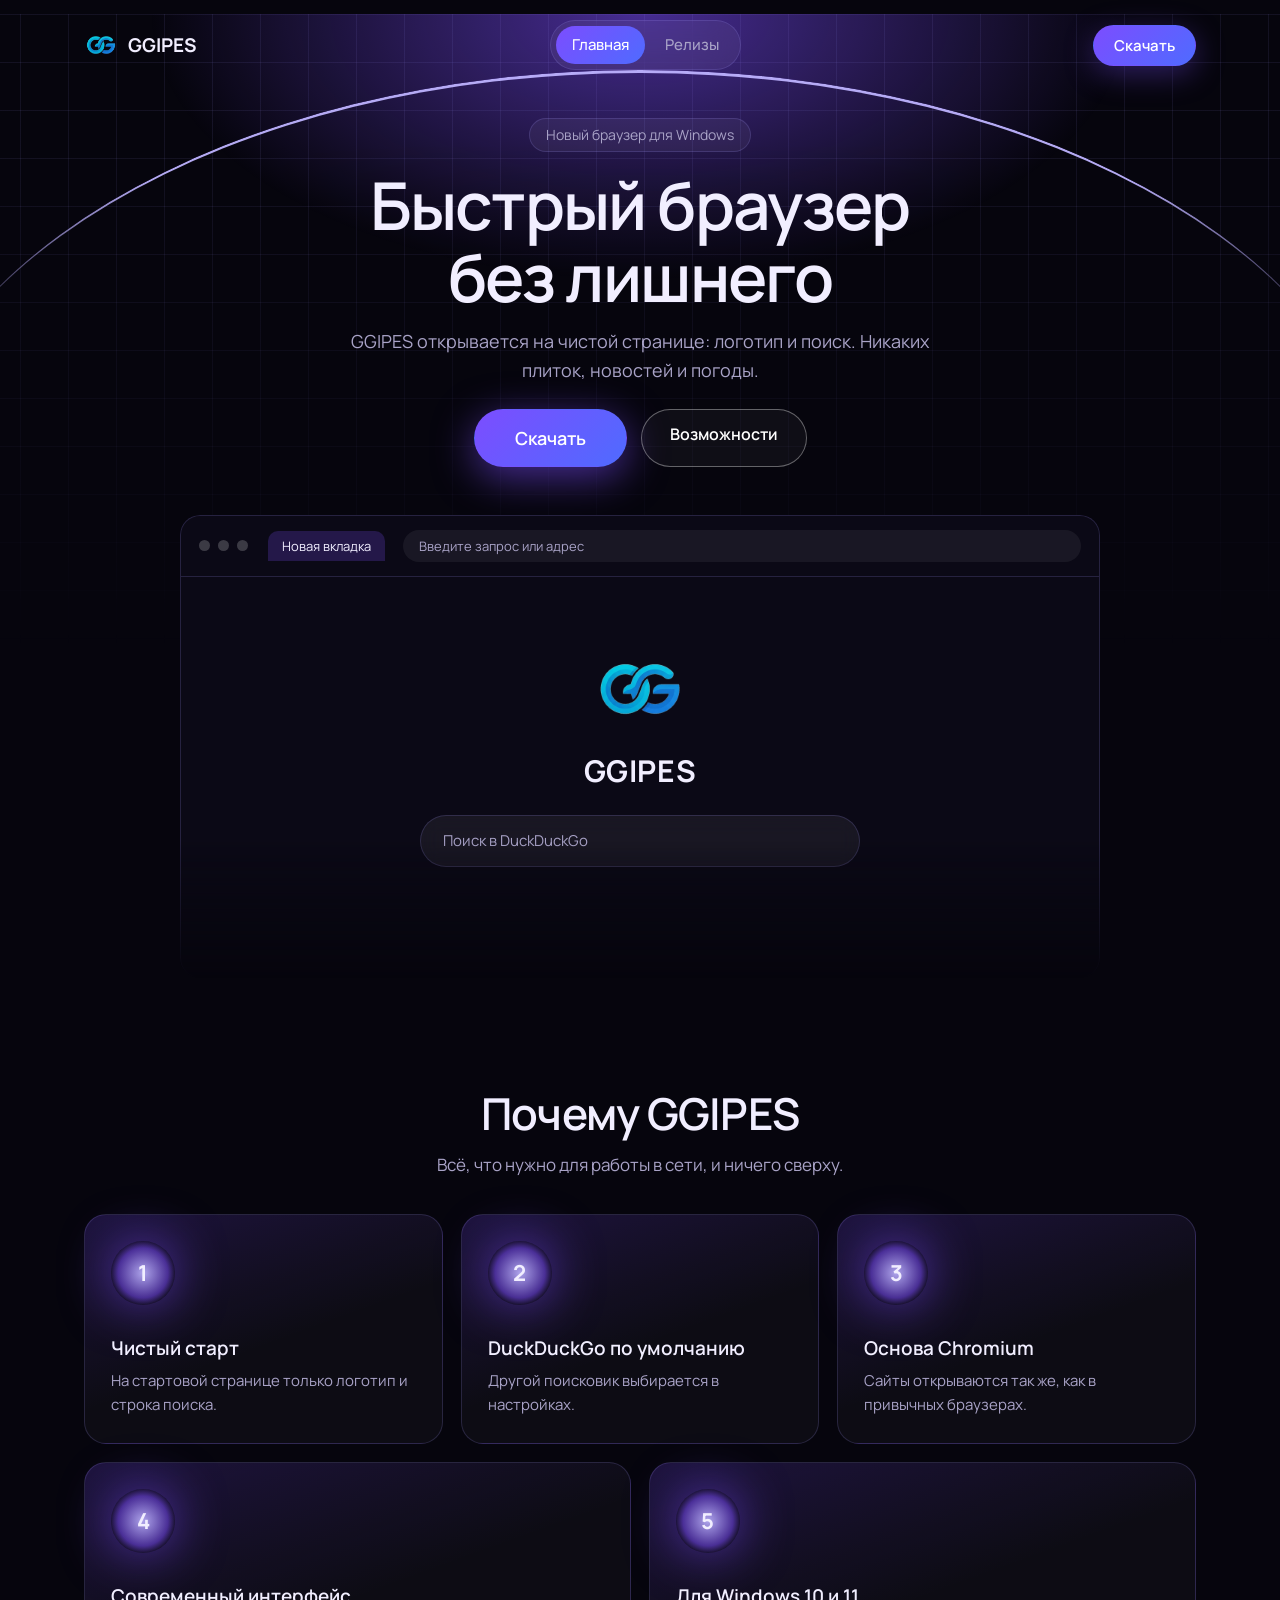
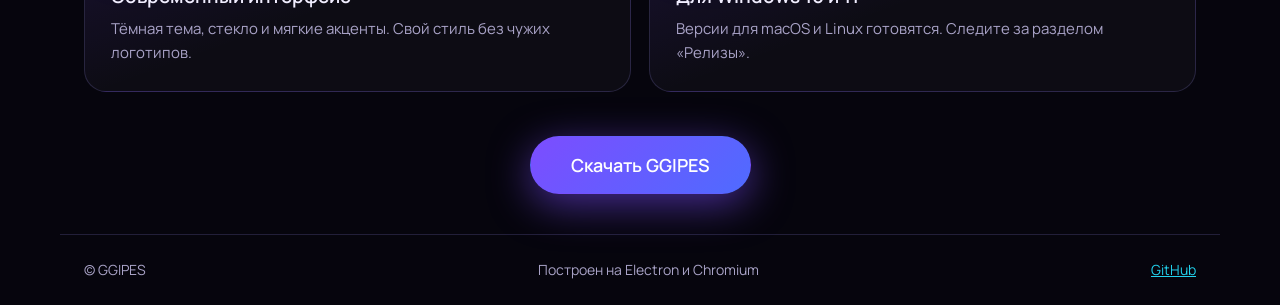
<file: index.html>
<!doctype html>
<html lang="ru">
<head>
<meta charset="utf-8">
<meta name="viewport" content="width=device-width, initial-scale=1">
<title>GGIPES: браузер без лишнего</title>
<meta name="description" content="GGIPES открывается на чистой странице: логотип и поиск. Скачайте браузер для Windows.">
<link rel="icon" href="assets/icon.png">
<link rel="preconnect" href="https://fonts.googleapis.com">
<link rel="preconnect" href="https://fonts.gstatic.com" crossorigin>
<link href="https://fonts.googleapis.com/css2?family=Manrope:wght@400;500;600;700;800&display=swap" rel="stylesheet">
<link rel="stylesheet" href="style.css">
</head>
<body data-page="home">
<main>
  <section class="hero">
    <div class="arc" aria-hidden="true"></div>
    <span class="badge">Новый браузер для Windows</span>
    <h1>Быстрый браузер<br>без лишнего</h1>
    <p>GGIPES открывается на чистой странице: логотип и поиск. Никаких плиток, новостей и погоды.</p>
    <div class="cta">
      <a class="btn big" href="releases.html">Скачать</a>
      <a class="btn ghost" href="#features">Возможности</a>
    </div>
    <div class="win" role="img" aria-label="Окно браузера GGIPES со стартовой страницей">
      <div class="bar"><i></i><i></i><i></i><span class="tab">Новая вкладка</span><span class="addr">Введите запрос или адрес</span></div>
      <div class="start"><img src="assets/icon.png" alt="" width="96" height="96"><b>GGIPES</b><div class="search">Поиск в DuckDuckGo</div></div>
    </div>
  </section>

  <section id="features" class="features">
    <h2>Почему GGIPES</h2>
    <p class="sub">Всё, что нужно для работы в сети, и ничего сверху.</p>
    <div class="grid">
      <article class="glass card"><div class="orb">1</div><h3>Чистый старт</h3><p>На стартовой странице только логотип и строка поиска.</p></article>
      <article class="glass card"><div class="orb">2</div><h3>DuckDuckGo по умолчанию</h3><p>Другой поисковик выбирается в настройках.</p></article>
      <article class="glass card"><div class="orb">3</div><h3>Основа Chromium</h3><p>Сайты открываются так же, как в привычных браузерах.</p></article>
      <article class="glass card wide"><div class="orb">4</div><h3>Современный интерфейс</h3><p>Тёмная тема, стекло и мягкие акценты. Свой стиль без чужих логотипов.</p></article>
      <article class="glass card wide"><div class="orb">5</div><h3>Для Windows 10 и 11</h3><p>Версии для macOS и Linux готовятся. Следите за разделом «Релизы».</p></article>
    </div>
    <div class="center"><a class="btn big" href="releases.html">Скачать GGIPES</a></div>
  </section>
</main>
<script src="config.js"></script><script src="app.js"></script>
</body>
</html>
</file>
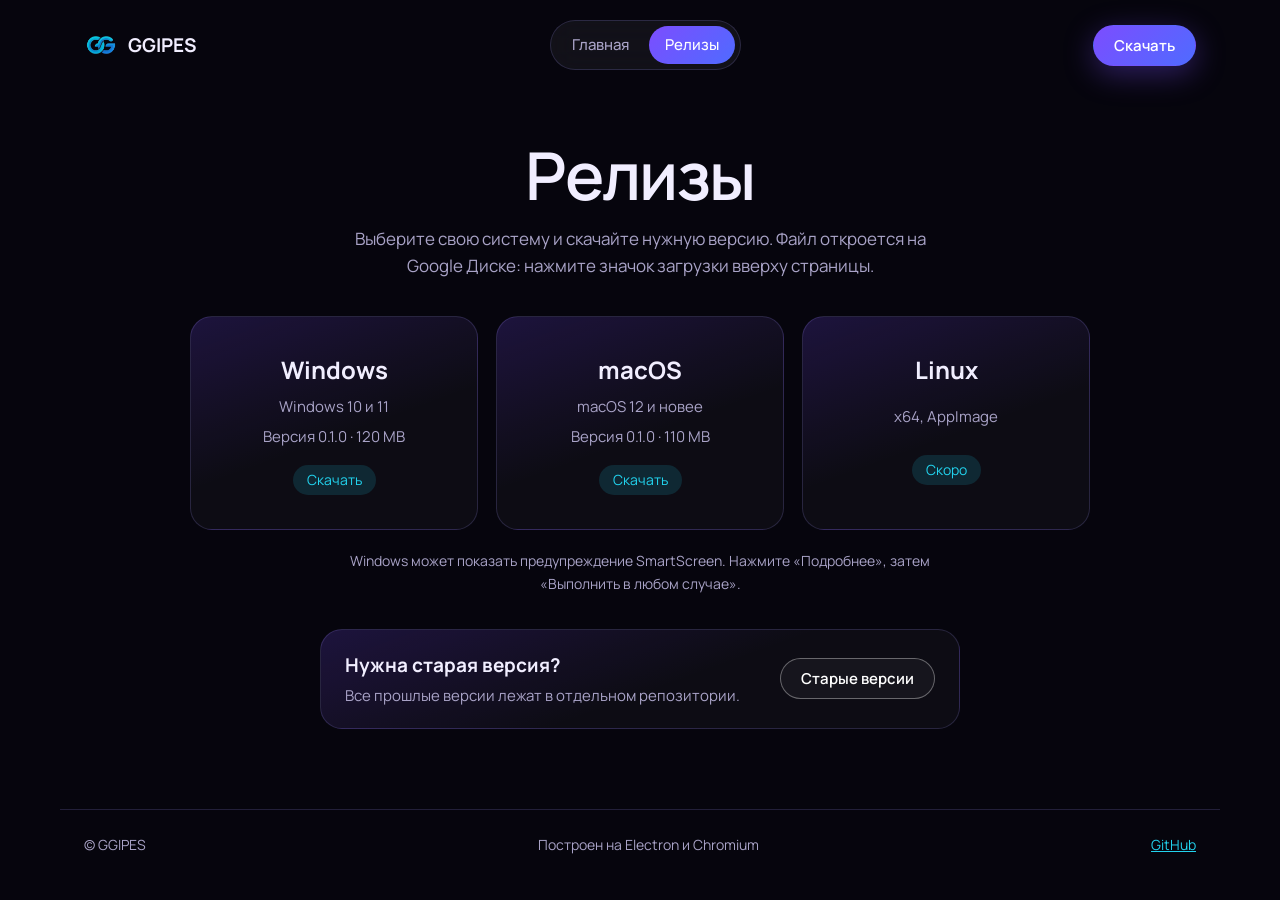
<file: releases.html>
<!doctype html>
<html lang="ru">
<head>
<meta charset="utf-8">
<meta name="viewport" content="width=device-width, initial-scale=1">
<title>Скачать GGIPES</title>
<link rel="icon" href="assets/icon.png">
<link rel="preconnect" href="https://fonts.googleapis.com">
<link rel="preconnect" href="https://fonts.gstatic.com" crossorigin>
<link href="https://fonts.googleapis.com/css2?family=Manrope:wght@400;500;600;700;800&display=swap" rel="stylesheet">
<link rel="stylesheet" href="style.css">
</head>
<body data-page="releases">
<main class="inner">
  <h1>Релизы</h1>
  <p class="sub">Выберите свою систему и скачайте нужную версию. Файл откроется на Google Диске: нажмите значок загрузки вверху страницы.</p>
  <div id="platforms" class="plats"></div>
  <p class="hint">Windows может показать предупреждение SmartScreen. Нажмите «Подробнее», затем «Выполнить в любом случае».</p>
  <div class="glass old">
    <div><b>Нужна старая версия?</b><span>Все прошлые версии лежат в отдельном репозитории.</span></div>
    <a class="btn ghost sm" data-go="old" href="#" rel="noopener">Старые версии</a>
  </div>
</main>
<script src="config.js"></script><script src="app.js"></script>
</body>
</html>
</file>
<file: style.css>
:root{--bg:#06050d;--violet:#7c4dff;--indigo:#4f6bff;--cyan:#22d3ee;--text:#f1eeff;--muted:#a9a3c7;--line:rgba(160,150,255,.18)}
*{box-sizing:border-box}
html{scroll-behavior:smooth}
body{margin:0;min-height:100vh;color:var(--text);font:400 17px/1.6 Manrope,system-ui,sans-serif;background:var(--bg);overflow-x:hidden}
a{color:var(--cyan)}
:focus-visible{outline:2px solid var(--cyan);outline-offset:3px;border-radius:8px}
.top{position:relative;z-index:5;display:flex;justify-content:space-between;align-items:center;gap:12px;max-width:1160px;margin:0 auto;padding:20px 24px}
.brand{display:flex;align-items:center;gap:10px;font-weight:700;font-size:19px;color:var(--text);text-decoration:none}
.pill{display:flex;gap:4px;padding:5px;border:1px solid var(--line);border-radius:999px;background:rgba(255,255,255,.05);backdrop-filter:blur(14px);-webkit-backdrop-filter:blur(14px)}
.pill a{padding:7px 16px;border-radius:999px;color:var(--muted);text-decoration:none;font-size:15px;font-weight:500}
.pill a:hover{color:var(--text)}
.pill a.on{background:linear-gradient(135deg,var(--violet),var(--indigo));color:#fff}
.btn{display:inline-block;padding:13px 28px;border-radius:999px;border:1px solid transparent;background:linear-gradient(135deg,var(--violet),var(--indigo));color:#fff;font:600 16px Manrope,sans-serif;text-decoration:none;cursor:pointer;box-shadow:0 8px 30px rgba(124,77,255,.35)}
.btn:hover{filter:brightness(1.12)}
.btn.ghost{background:rgba(255,255,255,.04);border-color:rgba(255,255,255,.35);box-shadow:none}
.btn.big{padding:16px 40px;font-size:18px;box-shadow:0 10px 40px rgba(124,77,255,.55)}
.btn.sm{padding:9px 20px;font-size:15px}
.glass{background:linear-gradient(160deg,rgba(124,77,255,.2),rgba(255,255,255,.03) 55%);border:1px solid var(--line);border-radius:22px}
main{max-width:1160px;margin:0 auto;padding:0 24px}
.hero{position:relative;text-align:center;padding:40px 0 40px;margin-top:-76px;padding-top:104px}
.hero::before{content:"";position:absolute;inset:0 -50vw auto;height:640px;z-index:-1;background:linear-gradient(rgba(160,150,255,.09) 1px,transparent 1px) 0 0/48px 48px,linear-gradient(90deg,rgba(160,150,255,.09) 1px,transparent 1px) 0 0/48px 48px,radial-gradient(700px 380px at 50% 0,rgba(124,77,255,.55),transparent 70%);-webkit-mask-image:linear-gradient(#000 20%,transparent);mask-image:linear-gradient(#000 20%,transparent)}
.arc{position:absolute;left:50%;top:56px;width:1500px;height:900px;transform:translateX(-50%);border-radius:50%;border-top:3px solid rgba(190,180,255,.95);box-shadow:0 -14px 70px rgba(124,77,255,.6);-webkit-mask-image:linear-gradient(#000 12%,transparent 30%);mask-image:linear-gradient(#000 12%,transparent 30%);z-index:-1}
.badge{display:inline-block;padding:5px 16px;border:1px solid var(--line);border-radius:999px;background:rgba(255,255,255,.05);font-size:14px;color:var(--muted)}
h1{font-size:clamp(38px,6.2vw,66px);line-height:1.08;font-weight:600;letter-spacing:-.025em;margin:18px 0 14px}
.hero p{max-width:34em;margin:0 auto 24px;color:var(--muted);font-size:18px}
.cta{display:flex;justify-content:center;gap:14px;flex-wrap:wrap}
.win{max-width:920px;margin:48px auto 0;border:1px solid var(--line);border-radius:20px;background:#0b0916;box-shadow:0 0 120px rgba(124,77,255,.3);-webkit-mask-image:linear-gradient(#000 70%,transparent);mask-image:linear-gradient(#000 70%,transparent);text-align:left}
.bar{display:flex;align-items:center;gap:8px;padding:14px 18px;border-bottom:1px solid var(--line)}
.bar i{width:11px;height:11px;border-radius:50%;background:rgba(255,255,255,.2)}
.tab{margin-left:12px;padding:5px 14px;border-radius:10px 10px 0 0;background:rgba(124,77,255,.22);font-size:13px}
.addr{flex:1;margin-left:10px;padding:6px 16px;border-radius:999px;background:rgba(255,255,255,.06);color:var(--muted);font-size:13px}
.start{display:grid;justify-items:center;gap:10px;padding:64px 20px 110px}
.start b{font-size:30px;font-weight:700;letter-spacing:.02em}
.search{width:min(440px,90%);margin-top:10px;padding:13px 22px;border:1px solid var(--line);border-radius:999px;background:rgba(255,255,255,.06);color:var(--muted);font-size:15px;backdrop-filter:blur(10px)}
.features{padding:70px 0 40px;text-align:center}
h2{font-size:clamp(30px,4.4vw,44px);line-height:1.15;font-weight:600;letter-spacing:-.02em;margin:0 0 12px}
.sub{color:var(--muted);margin:0 auto 36px;max-width:34em}
.grid{display:grid;grid-template-columns:repeat(6,1fr);gap:18px;text-align:left;margin-bottom:44px}
.card{grid-column:span 2;padding:26px;min-height:230px;display:flex;flex-direction:column;justify-content:flex-end}
.card.wide{grid-column:span 3}
.card h3{margin:0 0 6px;font-size:19px;font-weight:600}
.card p{margin:0;color:var(--muted);font-size:15px}
.orb{width:64px;height:64px;margin:0 0 auto;border-radius:50%;display:grid;place-items:center;font-weight:700;font-size:22px;background:radial-gradient(circle,rgba(190,180,255,.9),rgba(124,77,255,.5) 55%,transparent 72%);box-shadow:0 0 50px rgba(124,77,255,.6)}
.center{text-align:center}
.inner{padding-top:50px;padding-bottom:80px;text-align:center;min-height:70vh}
.inner h1{margin-top:0}
.plats{display:grid;grid-template-columns:repeat(3,1fr);gap:18px;max-width:900px;margin:0 auto}
a.plat{text-decoration:none}
.plat{padding:34px 20px;display:grid;gap:6px;justify-items:center;color:var(--text);font:inherit;cursor:pointer;transition:border-color .2s,transform .2s}
.plat:hover{border-color:var(--violet);transform:translateY(-3px)}
.plat b{font-size:24px;font-weight:700}
.plat span{color:var(--muted);font-size:15px}
.plat i{font-style:normal;margin-top:10px;padding:4px 14px;border-radius:999px;background:rgba(34,211,238,.14);color:var(--cyan);font-size:14px}
.list{display:grid;gap:14px;max-width:640px;margin:0 auto}
.row,.old{display:flex;justify-content:space-between;align-items:center;gap:16px;padding:20px 24px;text-align:left}
.row b,.old b{display:block;font-size:19px}
.row span,.old span{color:var(--muted);font-size:15px}
.row.off{opacity:.6}
.hint{max-width:640px;margin:20px auto;color:var(--muted);font-size:14px}
.old{max-width:640px;margin:34px auto 0;flex-wrap:wrap}
dialog.soon{margin:auto;padding:34px 38px;max-width:380px;border:1px solid var(--line);border-radius:22px;background:#100c24;color:var(--text);text-align:center;box-shadow:0 0 90px rgba(124,77,255,.4)}
dialog.soon::backdrop{background:rgba(3,2,10,.7);backdrop-filter:blur(4px)}
dialog.soon h3{margin:0 0 8px;font-size:22px}
dialog.soon p{margin:0 0 22px;color:var(--muted)}
footer{max-width:1160px;margin:0 auto;padding:24px;display:flex;justify-content:space-between;flex-wrap:wrap;gap:10px;color:var(--muted);font-size:14px;border-top:1px solid var(--line)}
@media(max-width:820px){.pill{display:none}.grid{grid-template-columns:1fr}.card,.card.wide{grid-column:auto;min-height:190px}.plats{grid-template-columns:1fr}.hero{padding-top:92px}.arc{width:900px;height:600px}}
@media(prefers-reduced-motion:reduce){*{transition:none!important;scroll-behavior:auto!important}}
</file>
